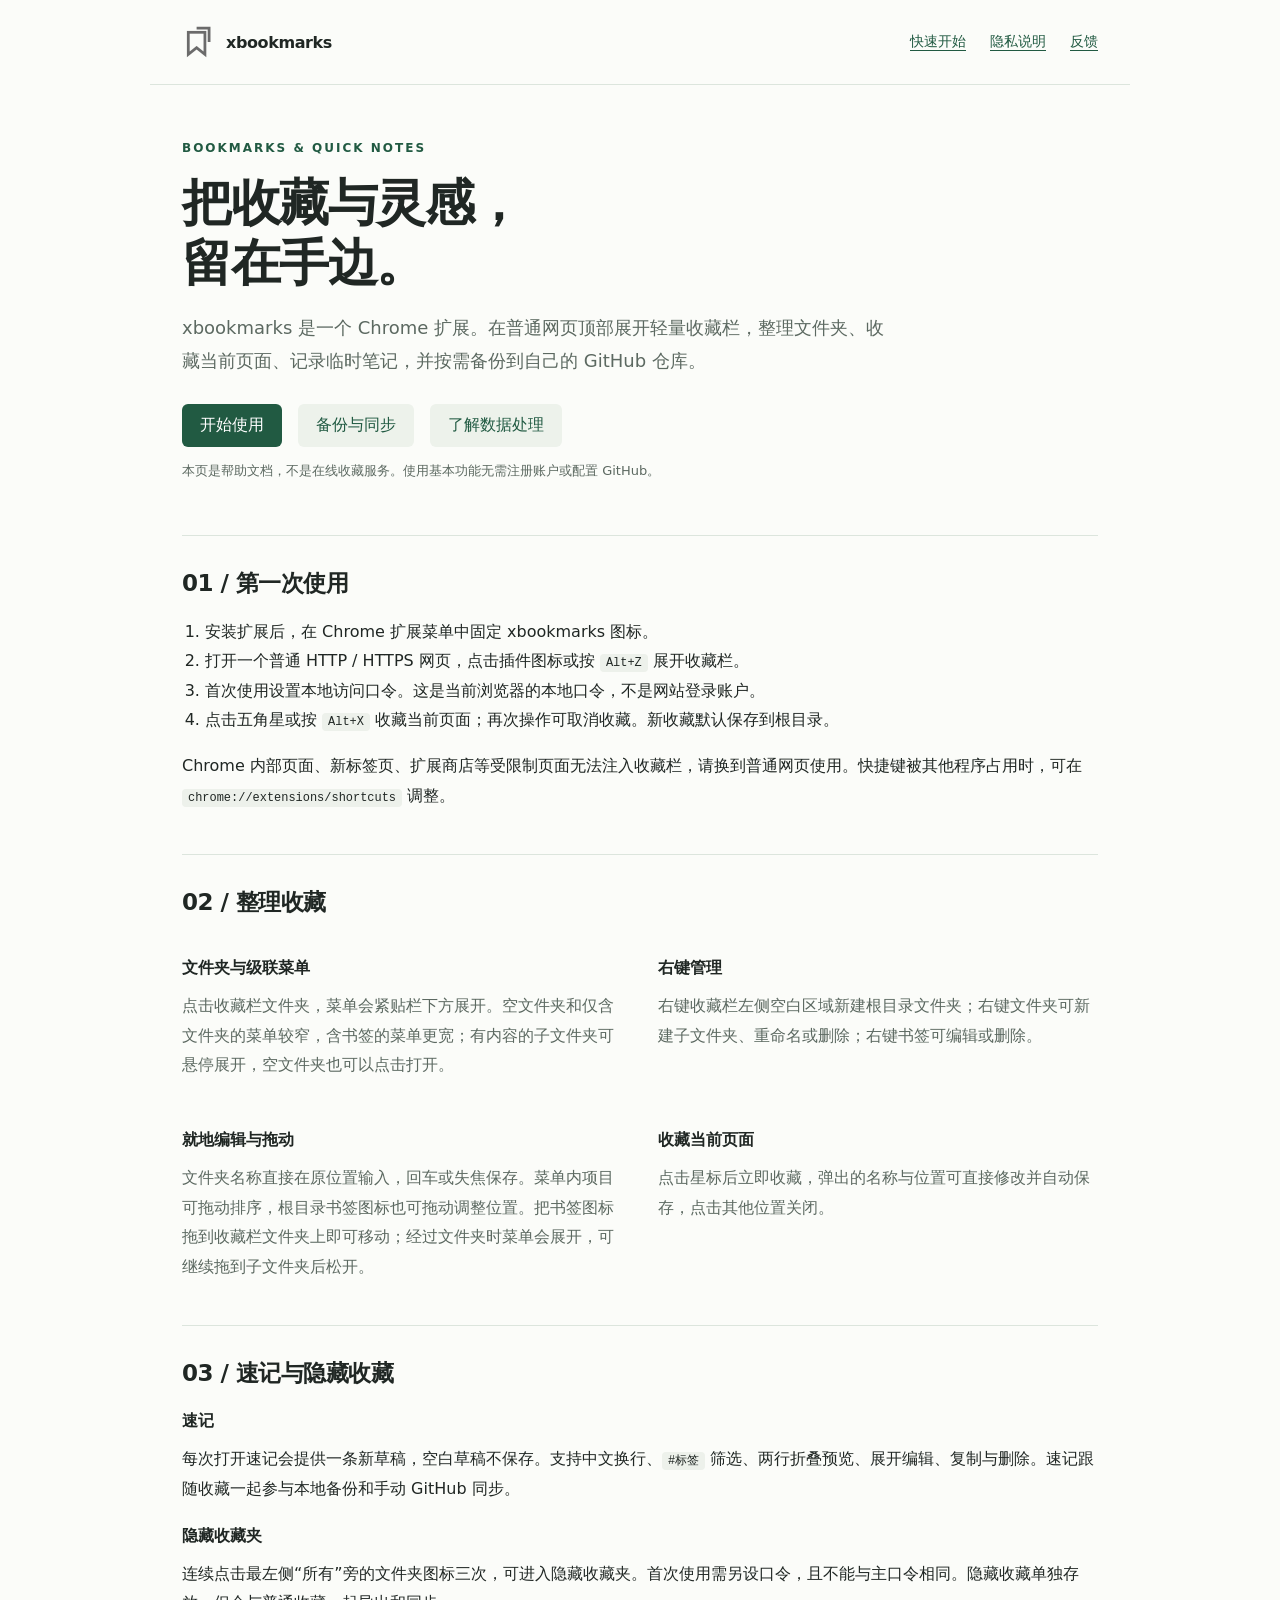
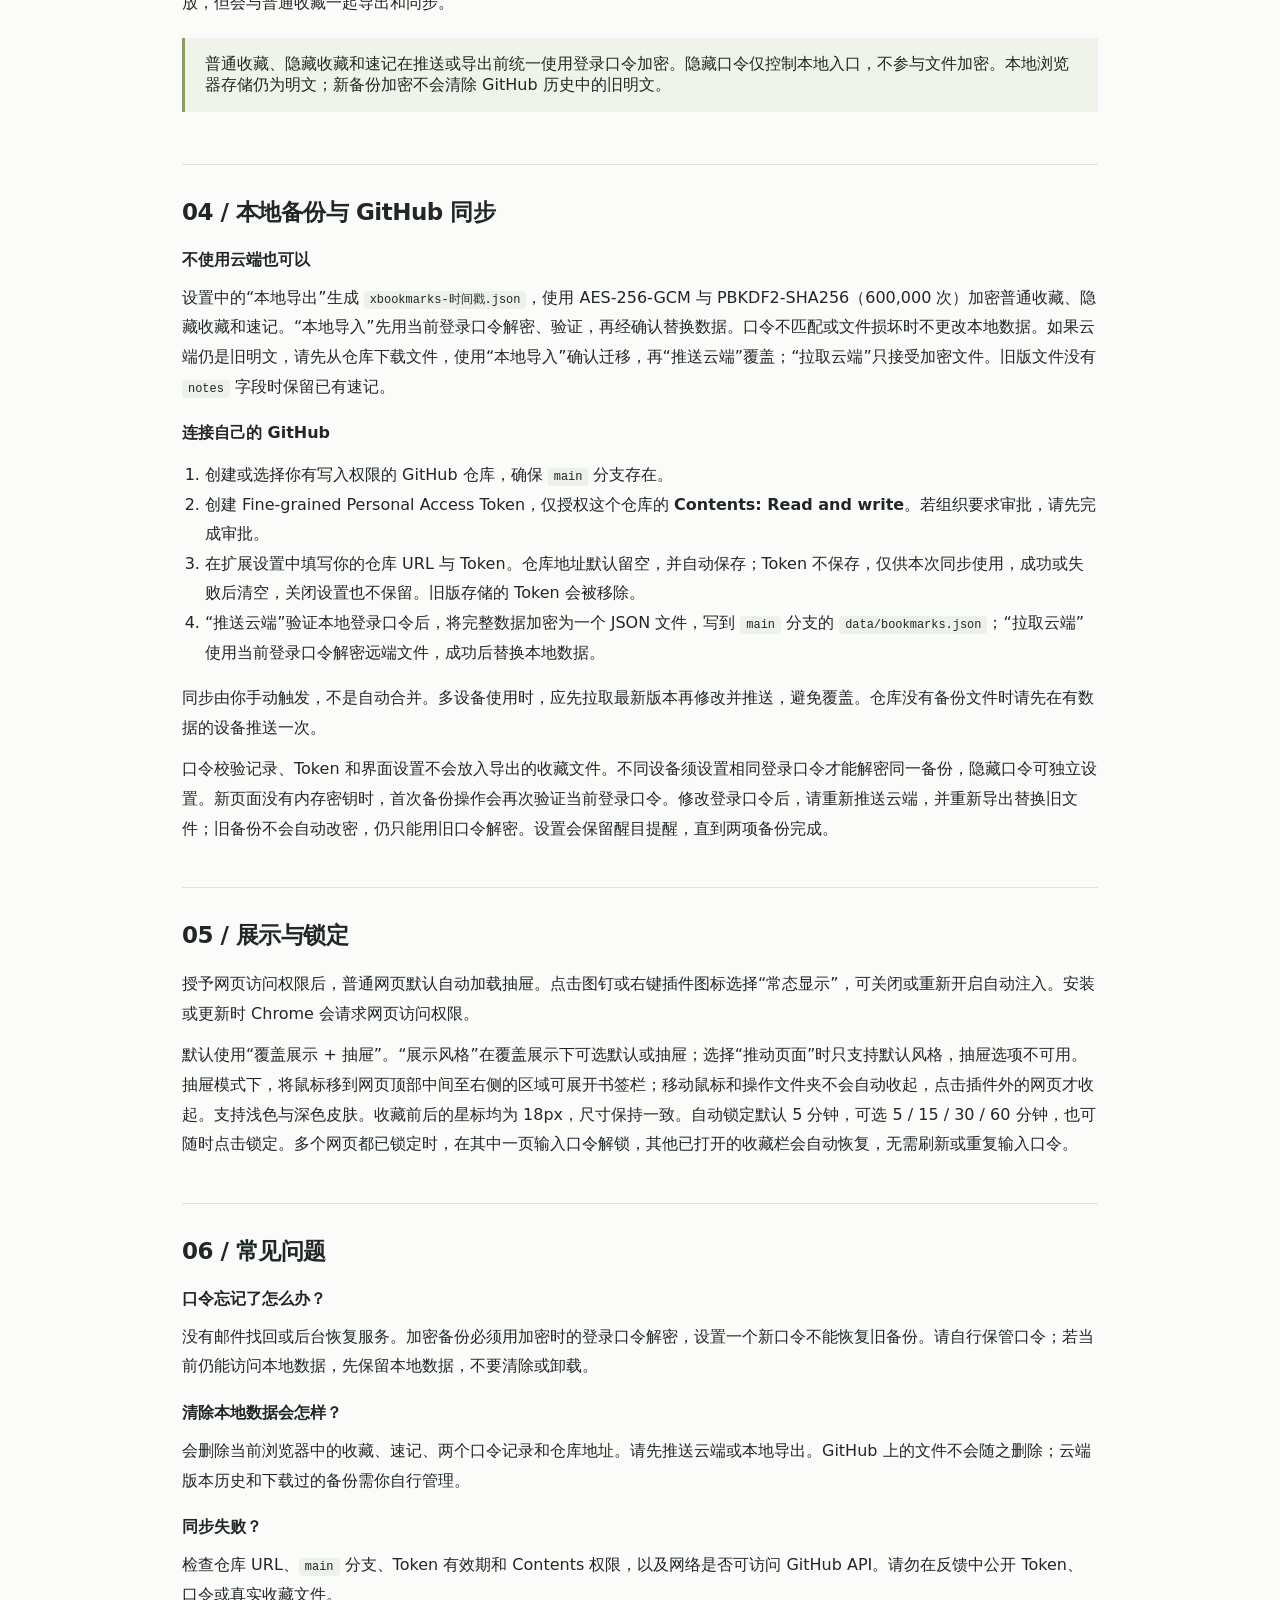
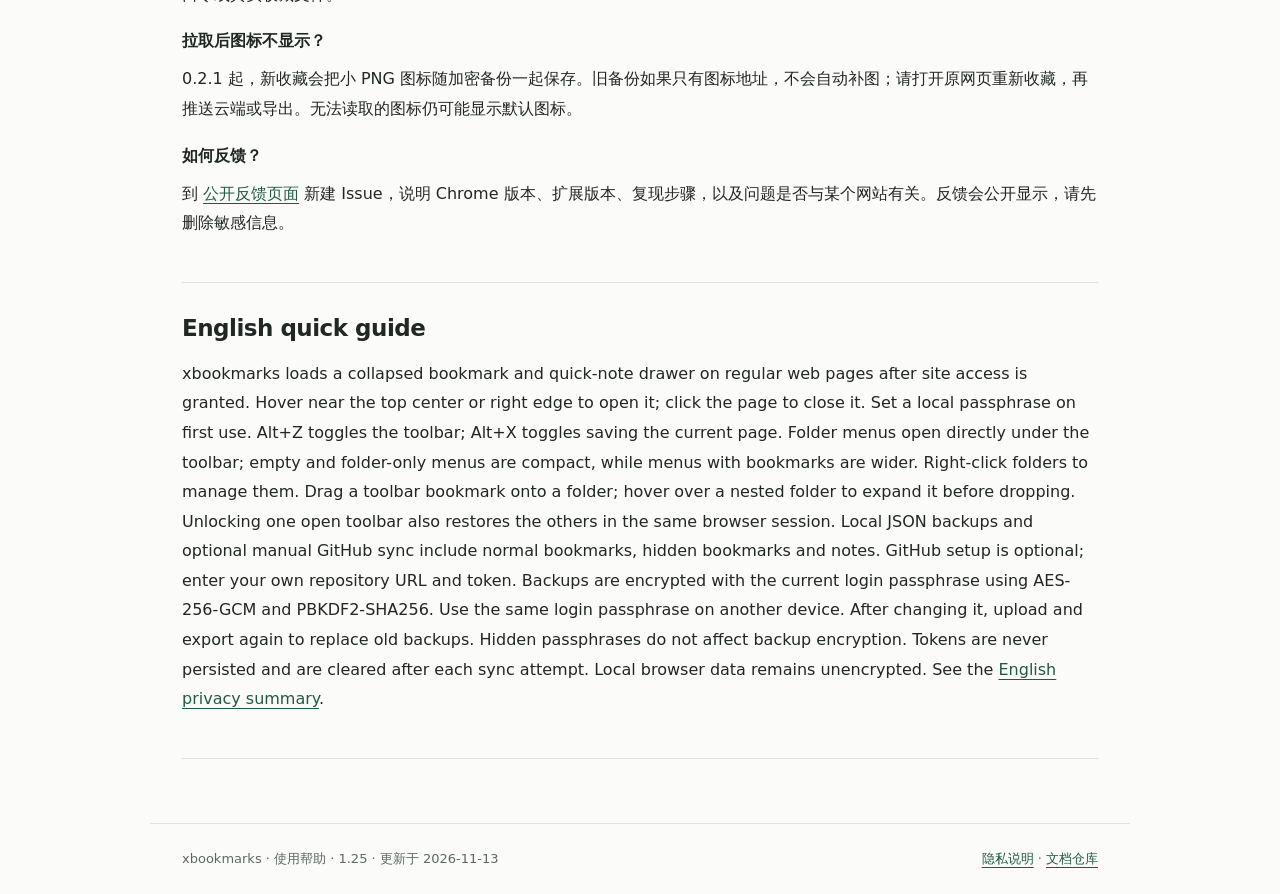
<file: index.html>
<!doctype html>
<html lang="zh-CN"><head><meta charset="utf-8"><meta name="viewport" content="width=device-width,initial-scale=1"><meta name="description" content="xbookmarks 使用帮助：网页顶部收藏栏、文件夹、速记、本地备份及 GitHub 同步。"><title>xbookmarks · 使用帮助</title><link rel="icon" href="icon.png"><link rel="stylesheet" href="style.css"></head><body>
<header><a class="brand" href="./"><img src="icon.png" alt="">xbookmarks</a><nav><a href="#start">快速开始</a><a href="privacy.html">隐私说明</a><a href="https://github.com/in23555/xbookmarks-help/issues">反馈</a></nav></header>
<main><div class="hero"><div class="eyebrow">Bookmarks &amp; quick notes</div><h1>把收藏与灵感，<br>留在手边。</h1><p class="lead">xbookmarks 是一个 Chrome 扩展。在普通网页顶部展开轻量收藏栏，整理文件夹、收藏当前页面、记录临时笔记，并按需备份到自己的 GitHub 仓库。</p><div class="links"><a class="button" href="#start">开始使用</a><a class="button quiet" href="#backup">备份与同步</a><a class="button quiet" href="privacy.html">了解数据处理</a></div><p class="small">本页是帮助文档，不是在线收藏服务。使用基本功能无需注册账户或配置 GitHub。</p></div>
<section id="start"><h2>01 / 第一次使用</h2><ol><li>安装扩展后，在 Chrome 扩展菜单中固定 xbookmarks 图标。</li><li>打开一个普通 HTTP / HTTPS 网页，点击插件图标或按 <kbd>Alt+Z</kbd> 展开收藏栏。</li><li>首次使用设置本地访问口令。这是当前浏览器的本地口令，不是网站登录账户。</li><li>点击五角星或按 <kbd>Alt+X</kbd> 收藏当前页面；再次操作可取消收藏。新收藏默认保存到根目录。</li></ol><p>Chrome 内部页面、新标签页、扩展商店等受限制页面无法注入收藏栏，请换到普通网页使用。快捷键被其他程序占用时，可在 <code>chrome://extensions/shortcuts</code> 调整。</p></section>
<section><h2>02 / 整理收藏</h2><div class="grid"><div><h3>文件夹与级联菜单</h3><p>点击收藏栏文件夹，菜单会紧贴栏下方展开。空文件夹和仅含文件夹的菜单较窄，含书签的菜单更宽；有内容的子文件夹可悬停展开，空文件夹也可以点击打开。</p></div><div><h3>右键管理</h3><p>右键收藏栏左侧空白区域新建根目录文件夹；右键文件夹可新建子文件夹、重命名或删除；右键书签可编辑或删除。</p></div><div><h3>就地编辑与拖动</h3><p>文件夹名称直接在原位置输入，回车或失焦保存。菜单内项目可拖动排序，根目录书签图标也可拖动调整位置。把书签图标拖到收藏栏文件夹上即可移动；经过文件夹时菜单会展开，可继续拖到子文件夹后松开。</p></div><div><h3>收藏当前页面</h3><p>点击星标后立即收藏，弹出的名称与位置可直接修改并自动保存，点击其他位置关闭。</p></div></div></section>
<section><h2>03 / 速记与隐藏收藏</h2><h3>速记</h3><p>每次打开速记会提供一条新草稿，空白草稿不保存。支持中文换行、<code>#标签</code> 筛选、两行折叠预览、展开编辑、复制与删除。速记跟随收藏一起参与本地备份和手动 GitHub 同步。</p><h3>隐藏收藏夹</h3><p>连续点击最左侧“所有”旁的文件夹图标三次，可进入隐藏收藏夹。首次使用需另设口令，且不能与主口令相同。隐藏收藏单独存放，但会与普通收藏一起导出和同步。</p><div class="notice">普通收藏、隐藏收藏和速记在推送或导出前统一使用登录口令加密。隐藏口令仅控制本地入口，不参与文件加密。本地浏览器存储仍为明文；新备份加密不会清除 GitHub 历史中的旧明文。</div></section>
<section id="backup"><h2>04 / 本地备份与 GitHub 同步</h2><h3>不使用云端也可以</h3><p>设置中的“本地导出”生成 <code>xbookmarks-时间戳.json</code>，使用 AES-256-GCM 与 PBKDF2-SHA256（600,000 次）加密普通收藏、隐藏收藏和速记。“本地导入”先用当前登录口令解密、验证，再经确认替换数据。口令不匹配或文件损坏时不更改本地数据。如果云端仍是旧明文，请先从仓库下载文件，使用“本地导入”确认迁移，再“推送云端”覆盖；“拉取云端”只接受加密文件。旧版文件没有 <code>notes</code> 字段时保留已有速记。</p><h3>连接自己的 GitHub</h3><ol><li>创建或选择你有写入权限的 GitHub 仓库，确保 <code>main</code> 分支存在。</li><li>创建 Fine-grained Personal Access Token，仅授权这个仓库的 <strong>Contents: Read and write</strong>。若组织要求审批，请先完成审批。</li><li>在扩展设置中填写你的仓库 URL 与 Token。仓库地址默认留空，并自动保存；Token 不保存，仅供本次同步使用，成功或失败后清空，关闭设置也不保留。旧版存储的 Token 会被移除。</li><li>“推送云端”验证本地登录口令后，将完整数据加密为一个 JSON 文件，写到 <code>main</code> 分支的 <code>data/bookmarks.json</code>；“拉取云端”使用当前登录口令解密远端文件，成功后替换本地数据。</li></ol><p>同步由你手动触发，不是自动合并。多设备使用时，应先拉取最新版本再修改并推送，避免覆盖。仓库没有备份文件时请先在有数据的设备推送一次。</p><p>口令校验记录、Token 和界面设置不会放入导出的收藏文件。不同设备须设置相同登录口令才能解密同一备份，隐藏口令可独立设置。新页面没有内存密钥时，首次备份操作会再次验证当前登录口令。修改登录口令后，请重新推送云端，并重新导出替换旧文件；旧备份不会自动改密，仍只能用旧口令解密。设置会保留醒目提醒，直到两项备份完成。</p></section>
<section><h2>05 / 展示与锁定</h2><p>授予网页访问权限后，普通网页默认自动加载抽屉。点击图钉或右键插件图标选择“常态显示”，可关闭或重新开启自动注入。安装或更新时 Chrome 会请求网页访问权限。</p><p>默认使用“覆盖展示 + 抽屉”。“展示风格”在覆盖展示下可选默认或抽屉；选择“推动页面”时只支持默认风格，抽屉选项不可用。抽屉模式下，将鼠标移到网页顶部中间至右侧的区域可展开书签栏；移动鼠标和操作文件夹不会自动收起，点击插件外的网页才收起。支持浅色与深色皮肤。收藏前后的星标均为 18px，尺寸保持一致。自动锁定默认 5 分钟，可选 5 / 15 / 30 / 60 分钟，也可随时点击锁定。多个网页都已锁定时，在其中一页输入口令解锁，其他已打开的收藏栏会自动恢复，无需刷新或重复输入口令。</p></section>
<section><h2>06 / 常见问题</h2><h3>口令忘记了怎么办？</h3><p>没有邮件找回或后台恢复服务。加密备份必须用加密时的登录口令解密，设置一个新口令不能恢复旧备份。请自行保管口令；若当前仍能访问本地数据，先保留本地数据，不要清除或卸载。</p><h3>清除本地数据会怎样？</h3><p>会删除当前浏览器中的收藏、速记、两个口令记录和仓库地址。请先推送云端或本地导出。GitHub 上的文件不会随之删除；云端版本历史和下载过的备份需你自行管理。</p><h3>同步失败？</h3><p>检查仓库 URL、<code>main</code> 分支、Token 有效期和 Contents 权限，以及网络是否可访问 GitHub API。请勿在反馈中公开 Token、口令或真实收藏文件。</p><h3>拉取后图标不显示？</h3><p>0.2.1 起，新收藏会把小 PNG 图标随加密备份一起保存。旧备份如果只有图标地址，不会自动补图；请打开原网页重新收藏，再推送云端或导出。无法读取的图标仍可能显示默认图标。</p><h3>如何反馈？</h3><p>到 <a href="https://github.com/in23555/xbookmarks-help/issues">公开反馈页面</a> 新建 Issue，说明 Chrome 版本、扩展版本、复现步骤，以及问题是否与某个网站有关。反馈会公开显示，请先删除敏感信息。</p></section>
<section lang="en"><h2>English quick guide</h2><p>xbookmarks loads a collapsed bookmark and quick-note drawer on regular web pages after site access is granted. Hover near the top center or right edge to open it; click the page to close it. Set a local passphrase on first use. Alt+Z toggles the toolbar; Alt+X toggles saving the current page. Folder menus open directly under the toolbar; empty and folder-only menus are compact, while menus with bookmarks are wider. Right-click folders to manage them. Drag a toolbar bookmark onto a folder; hover over a nested folder to expand it before dropping. Unlocking one open toolbar also restores the others in the same browser session. Local JSON backups and optional manual GitHub sync include normal bookmarks, hidden bookmarks and notes. GitHub setup is optional; enter your own repository URL and token. Backups are encrypted with the current login passphrase using AES-256-GCM and PBKDF2-SHA256. Use the same login passphrase on another device. After changing it, upload and export again to replace old backups. Hidden passphrases do not affect backup encryption. Tokens are never persisted and are cleared after each sync attempt. Local browser data remains unencrypted. See the <a href="privacy.html#english">English privacy summary</a>.</p></section>
</main><footer><span>xbookmarks · 使用帮助 · 1.25 · 更新于 2026-11-13</span><span><a href="privacy.html">隐私说明</a> · <a href="https://github.com/in23555/xbookmarks-help">文档仓库</a></span></footer></body></html>
</file>
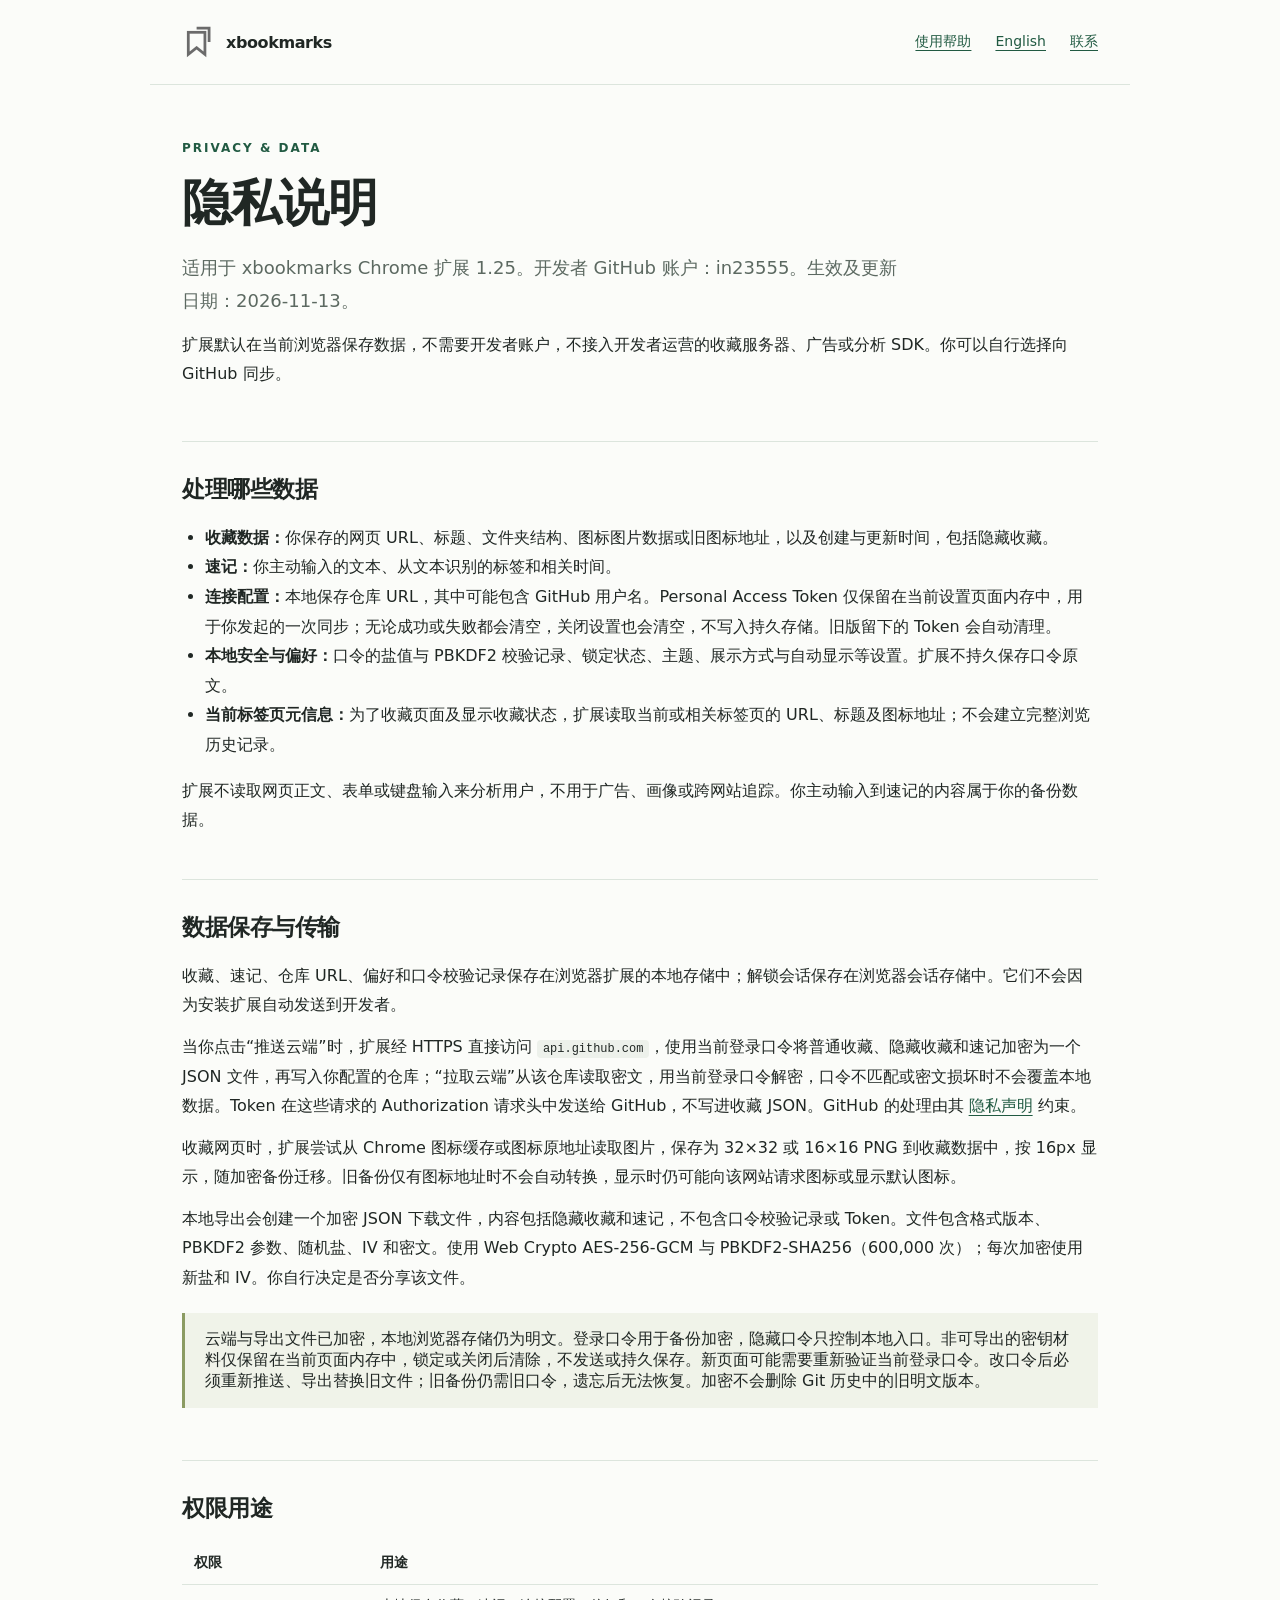
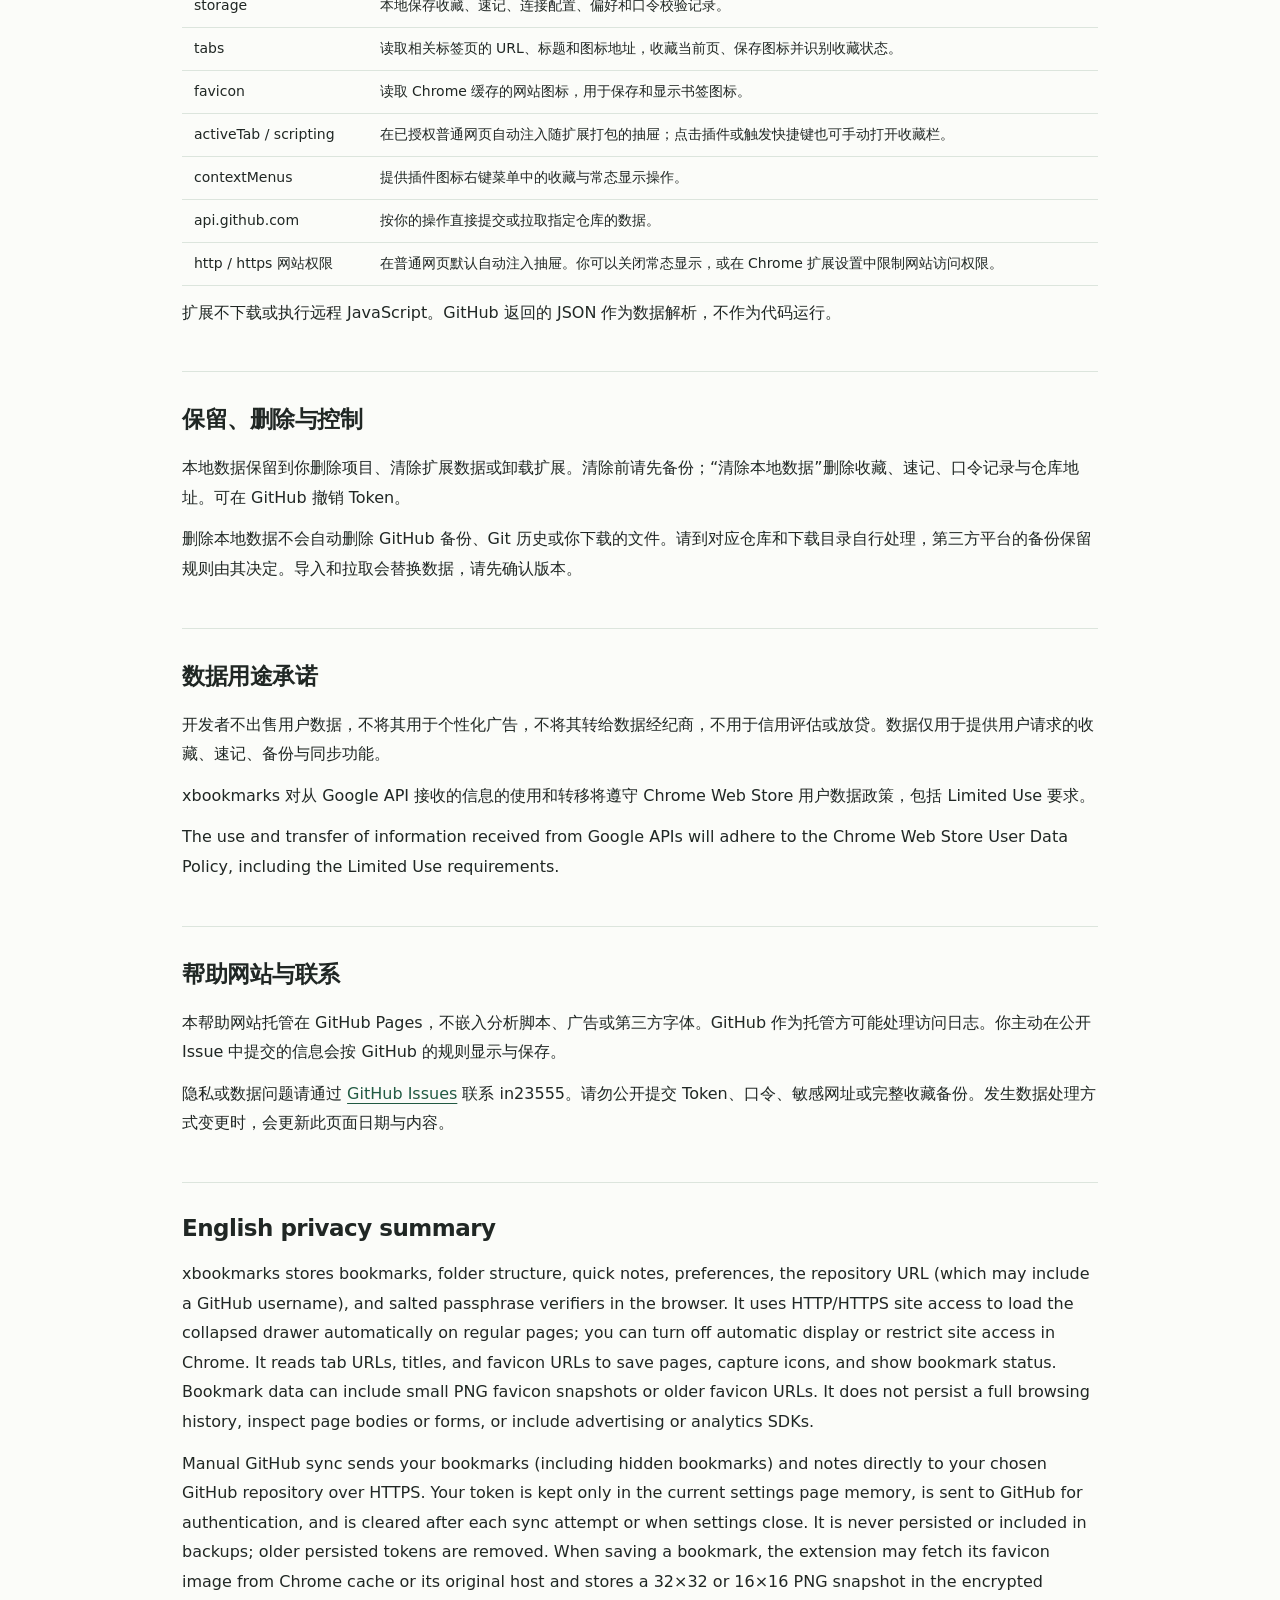
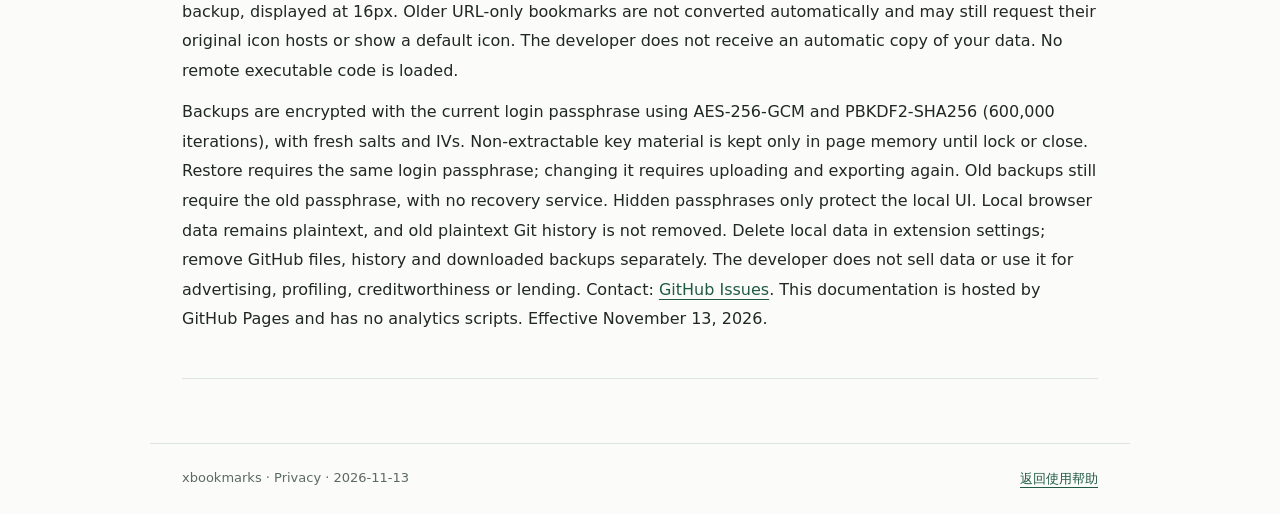
<file: privacy.html>
<!doctype html>
<html lang="zh-CN"><head><meta charset="utf-8"><meta name="viewport" content="width=device-width,initial-scale=1"><meta name="description" content="xbookmarks 隐私说明：本地数据、GitHub 同步、权限用途、删除与联系。"><title>xbookmarks · 隐私说明</title><link rel="icon" href="icon.png"><link rel="stylesheet" href="style.css"></head><body>
<header><a class="brand" href="./"><img src="icon.png" alt="">xbookmarks</a><nav><a href="./">使用帮助</a><a href="#english">English</a><a href="https://github.com/in23555/xbookmarks-help/issues">联系</a></nav></header>
<main><div class="hero"><div class="eyebrow">Privacy &amp; data</div><h1>隐私说明</h1><p class="lead">适用于 xbookmarks Chrome 扩展 1.25。开发者 GitHub 账户：in23555。生效及更新日期：2026-11-13。</p><p>扩展默认在当前浏览器保存数据，不需要开发者账户，不接入开发者运营的收藏服务器、广告或分析 SDK。你可以自行选择向 GitHub 同步。</p></div>
<section><h2>处理哪些数据</h2><ul><li><strong>收藏数据：</strong>你保存的网页 URL、标题、文件夹结构、图标图片数据或旧图标地址，以及创建与更新时间，包括隐藏收藏。</li><li><strong>速记：</strong>你主动输入的文本、从文本识别的标签和相关时间。</li><li><strong>连接配置：</strong>本地保存仓库 URL，其中可能包含 GitHub 用户名。Personal Access Token 仅保留在当前设置页面内存中，用于你发起的一次同步；无论成功或失败都会清空，关闭设置也会清空，不写入持久存储。旧版留下的 Token 会自动清理。</li><li><strong>本地安全与偏好：</strong>口令的盐值与 PBKDF2 校验记录、锁定状态、主题、展示方式与自动显示等设置。扩展不持久保存口令原文。</li><li><strong>当前标签页元信息：</strong>为了收藏页面及显示收藏状态，扩展读取当前或相关标签页的 URL、标题及图标地址；不会建立完整浏览历史记录。</li></ul><p>扩展不读取网页正文、表单或键盘输入来分析用户，不用于广告、画像或跨网站追踪。你主动输入到速记的内容属于你的备份数据。</p></section>
<section><h2>数据保存与传输</h2><p>收藏、速记、仓库 URL、偏好和口令校验记录保存在浏览器扩展的本地存储中；解锁会话保存在浏览器会话存储中。它们不会因为安装扩展自动发送到开发者。</p><p>当你点击“推送云端”时，扩展经 HTTPS 直接访问 <code>api.github.com</code>，使用当前登录口令将普通收藏、隐藏收藏和速记加密为一个 JSON 文件，再写入你配置的仓库；“拉取云端”从该仓库读取密文，用当前登录口令解密，口令不匹配或密文损坏时不会覆盖本地数据。Token 在这些请求的 Authorization 请求头中发送给 GitHub，不写进收藏 JSON。GitHub 的处理由其 <a href="https://docs.github.com/en/site-policy/privacy-policies/github-general-privacy-statement">隐私声明</a> 约束。</p><p>收藏网页时，扩展尝试从 Chrome 图标缓存或图标原地址读取图片，保存为 32×32 或 16×16 PNG 到收藏数据中，按 16px 显示，随加密备份迁移。旧备份仅有图标地址时不会自动转换，显示时仍可能向该网站请求图标或显示默认图标。</p><p>本地导出会创建一个加密 JSON 下载文件，内容包括隐藏收藏和速记，不包含口令校验记录或 Token。文件包含格式版本、PBKDF2 参数、随机盐、IV 和密文。使用 Web Crypto AES-256-GCM 与 PBKDF2-SHA256（600,000 次）；每次加密使用新盐和 IV。你自行决定是否分享该文件。</p><div class="notice">云端与导出文件已加密，本地浏览器存储仍为明文。登录口令用于备份加密，隐藏口令只控制本地入口。非可导出的密钥材料仅保留在当前页面内存中，锁定或关闭后清除，不发送或持久保存。新页面可能需要重新验证当前登录口令。改口令后必须重新推送、导出替换旧文件；旧备份仍需旧口令，遗忘后无法恢复。加密不会删除 Git 历史中的旧明文版本。</div></section>
<section><h2>权限用途</h2><table><thead><tr><th>权限</th><th>用途</th></tr></thead><tbody><tr><td>storage</td><td>本地保存收藏、速记、连接配置、偏好和口令校验记录。</td></tr><tr><td>tabs</td><td>读取相关标签页的 URL、标题和图标地址，收藏当前页、保存图标并识别收藏状态。</td></tr><tr><td>favicon</td><td>读取 Chrome 缓存的网站图标，用于保存和显示书签图标。</td></tr><tr><td>activeTab / scripting</td><td>在已授权普通网页自动注入随扩展打包的抽屉；点击插件或触发快捷键也可手动打开收藏栏。</td></tr><tr><td>contextMenus</td><td>提供插件图标右键菜单中的收藏与常态显示操作。</td></tr><tr><td>api.github.com</td><td>按你的操作直接提交或拉取指定仓库的数据。</td></tr><tr><td>http / https 网站权限</td><td>在普通网页默认自动注入抽屉。你可以关闭常态显示，或在 Chrome 扩展设置中限制网站访问权限。</td></tr></tbody></table><p>扩展不下载或执行远程 JavaScript。GitHub 返回的 JSON 作为数据解析，不作为代码运行。</p></section>
<section><h2>保留、删除与控制</h2><p>本地数据保留到你删除项目、清除扩展数据或卸载扩展。清除前请先备份；“清除本地数据”删除收藏、速记、口令记录与仓库地址。可在 GitHub 撤销 Token。</p><p>删除本地数据不会自动删除 GitHub 备份、Git 历史或你下载的文件。请到对应仓库和下载目录自行处理，第三方平台的备份保留规则由其决定。导入和拉取会替换数据，请先确认版本。</p></section>
<section><h2>数据用途承诺</h2><p>开发者不出售用户数据，不将其用于个性化广告，不将其转给数据经纪商，不用于信用评估或放贷。数据仅用于提供用户请求的收藏、速记、备份与同步功能。</p><p>xbookmarks 对从 Google API 接收的信息的使用和转移将遵守 Chrome Web Store 用户数据政策，包括 Limited Use 要求。</p><p lang="en">The use and transfer of information received from Google APIs will adhere to the Chrome Web Store User Data Policy, including the Limited Use requirements.</p></section>
<section><h2>帮助网站与联系</h2><p>本帮助网站托管在 GitHub Pages，不嵌入分析脚本、广告或第三方字体。GitHub 作为托管方可能处理访问日志。你主动在公开 Issue 中提交的信息会按 GitHub 的规则显示与保存。</p><p>隐私或数据问题请通过 <a href="https://github.com/in23555/xbookmarks-help/issues">GitHub Issues</a> 联系 in23555。请勿公开提交 Token、口令、敏感网址或完整收藏备份。发生数据处理方式变更时，会更新此页面日期与内容。</p></section>
<section id="english" lang="en"><h2>English privacy summary</h2><p>xbookmarks stores bookmarks, folder structure, quick notes, preferences, the repository URL (which may include a GitHub username), and salted passphrase verifiers in the browser. It uses HTTP/HTTPS site access to load the collapsed drawer automatically on regular pages; you can turn off automatic display or restrict site access in Chrome. It reads tab URLs, titles, and favicon URLs to save pages, capture icons, and show bookmark status. Bookmark data can include small PNG favicon snapshots or older favicon URLs. It does not persist a full browsing history, inspect page bodies or forms, or include advertising or analytics SDKs.</p><p>Manual GitHub sync sends your bookmarks (including hidden bookmarks) and notes directly to your chosen GitHub repository over HTTPS. Your token is kept only in the current settings page memory, is sent to GitHub for authentication, and is cleared after each sync attempt or when settings close. It is never persisted or included in backups; older persisted tokens are removed. When saving a bookmark, the extension may fetch its favicon image from Chrome cache or its original host and stores a 32×32 or 16×16 PNG snapshot in the encrypted backup, displayed at 16px. Older URL-only bookmarks are not converted automatically and may still request their original icon hosts or show a default icon. The developer does not receive an automatic copy of your data. No remote executable code is loaded.</p><p>Backups are encrypted with the current login passphrase using AES-256-GCM and PBKDF2-SHA256 (600,000 iterations), with fresh salts and IVs. Non-extractable key material is kept only in page memory until lock or close. Restore requires the same login passphrase; changing it requires uploading and exporting again. Old backups still require the old passphrase, with no recovery service. Hidden passphrases only protect the local UI. Local browser data remains plaintext, and old plaintext Git history is not removed. Delete local data in extension settings; remove GitHub files, history and downloaded backups separately. The developer does not sell data or use it for advertising, profiling, creditworthiness or lending. Contact: <a href="https://github.com/in23555/xbookmarks-help/issues">GitHub Issues</a>. This documentation is hosted by GitHub Pages and has no analytics scripts. Effective November 13, 2026.</p></section>
</main><footer><span>xbookmarks · Privacy · 2026-11-13</span><a href="./">返回使用帮助</a></footer></body></html>
</file>
<file: style.css>
:root{color-scheme:light;--ink:#202724;--muted:#5c6961;--line:#dce5dd;--paper:#fbfcf9;--accent:#215a42;font-family:system-ui,"Microsoft YaHei UI",sans-serif;background:var(--paper);color:var(--ink)}*{box-sizing:border-box}body{margin:0}a{color:var(--accent);text-underline-offset:4px}header,main,footer{max-width:980px;margin:auto;padding:26px 32px}header{display:flex;align-items:center;justify-content:space-between;border-bottom:1px solid var(--line)}.brand{display:flex;align-items:center;gap:12px;text-decoration:none;color:var(--ink);font-weight:700;letter-spacing:-.4px}.brand img{width:32px;height:32px}nav{display:flex;gap:24px;font-size:14px}main{padding-top:56px;padding-bottom:64px}.eyebrow{font-size:12px;font-weight:650;letter-spacing:2px;color:var(--accent);text-transform:uppercase}h1{font-size:clamp(30px,5vw,50px);letter-spacing:-1.5px;line-height:1.2;margin:18px 0}h2{font-size:23px;letter-spacing:-.5px;margin:0 0 18px}h3{font-size:16px;margin:22px 0 8px}p,li{line-height:1.85}p{margin:12px 0}.lead{max-width:720px;font-size:18px;color:var(--muted)}.hero{padding-bottom:40px;border-bottom:1px solid var(--line)}.links{display:flex;gap:16px;margin-top:26px;flex-wrap:wrap}.button{display:inline-block;padding:11px 18px;background:var(--accent);color:white;border-radius:6px;text-decoration:none}.quiet{background:#edf2eb;color:var(--accent)}section{padding:32px 0;border-bottom:1px solid var(--line)}.grid{display:grid;grid-template-columns:1fr 1fr;gap:16px 36px}.grid p{color:var(--muted)}code,kbd{background:#edf1eb;padding:2px 6px;border-radius:4px;font-size:.92em;overflow-wrap:anywhere}table{border-collapse:collapse;width:100%;font-size:14px}td,th{border-bottom:1px solid var(--line);padding:12px;text-align:left;vertical-align:top}th{font-weight:650}ul,ol{padding-left:23px}.notice{padding:16px 20px;background:#f0f3e9;border-left:3px solid #8b9b62;margin:20px 0}.small,footer{font-size:13px;color:var(--muted)}footer{border-top:1px solid var(--line);display:flex;justify-content:space-between;gap:12px}strong{font-weight:650}@media(max-width:620px){header,main,footer{padding-left:20px;padding-right:20px}nav{gap:12px}.grid{grid-template-columns:1fr}main{padding-top:36px}footer{display:block}table{font-size:12px}td,th{padding:8px}}
</file>
